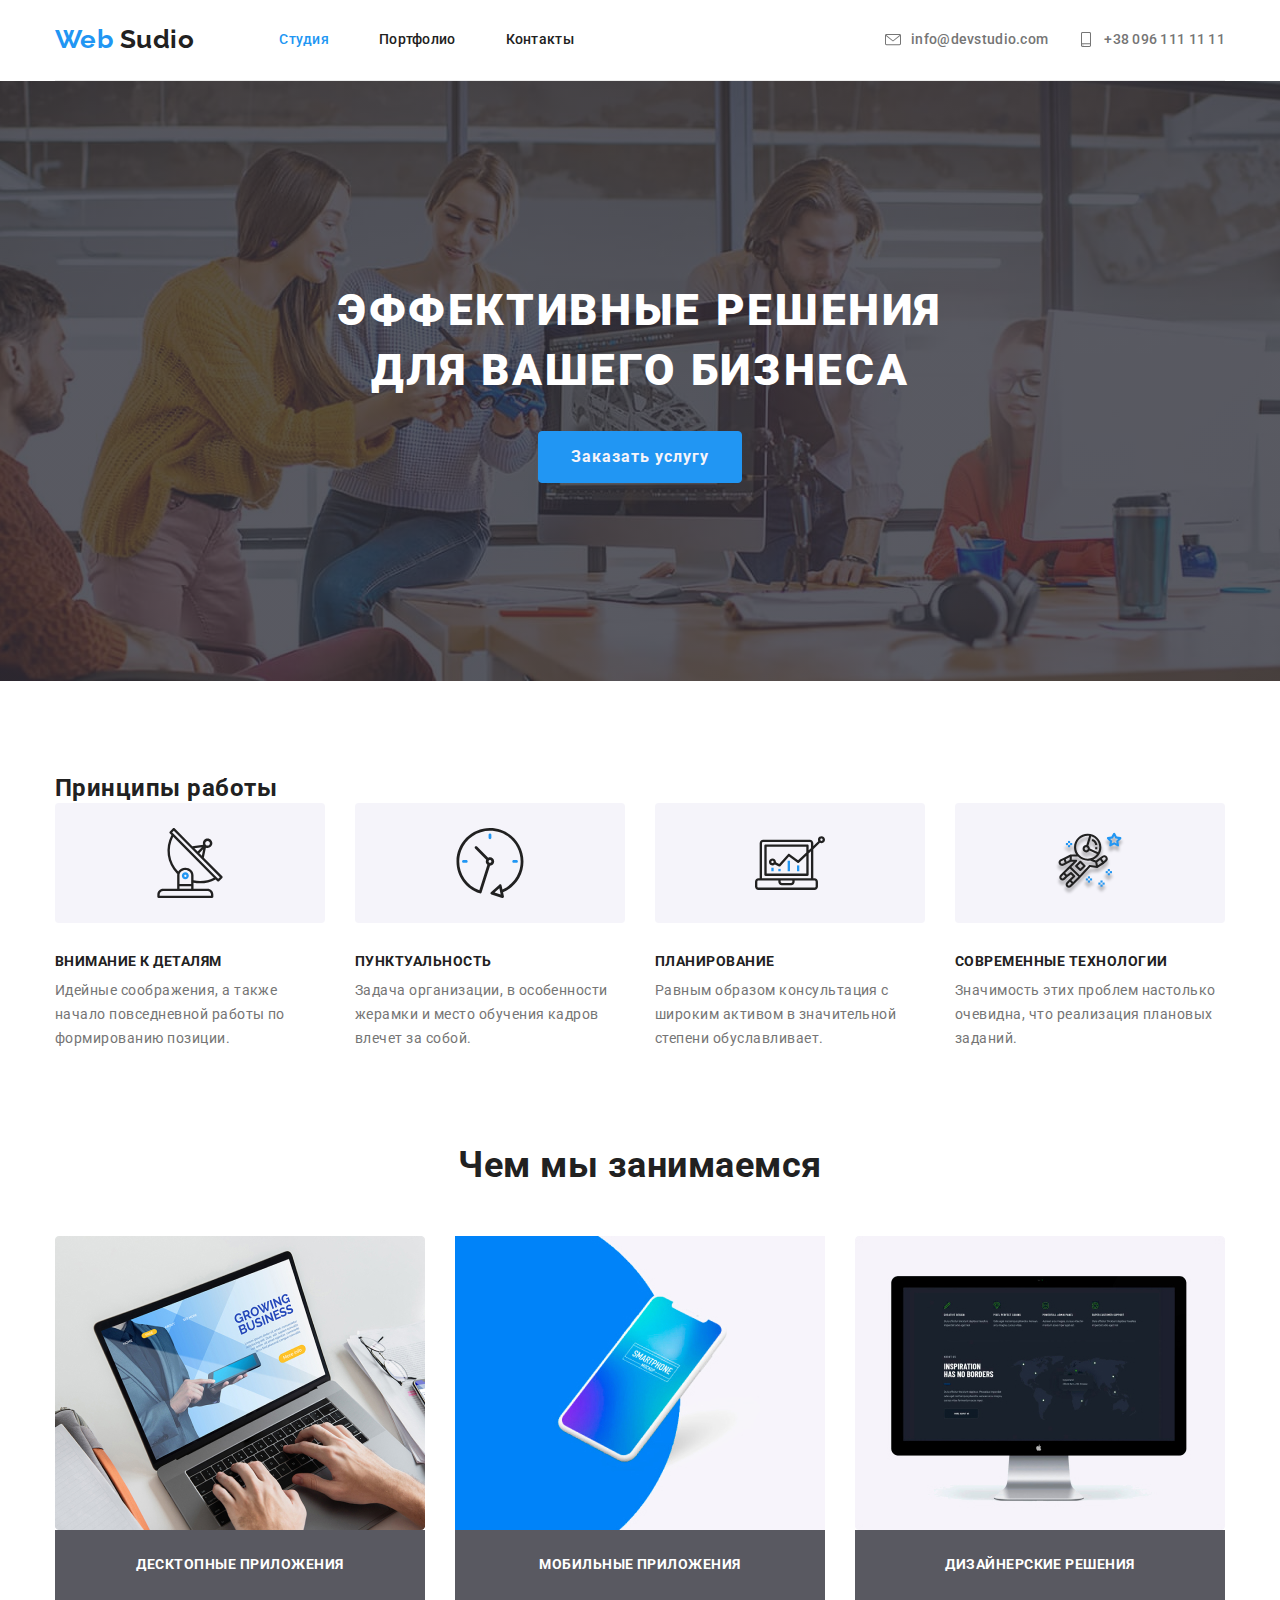
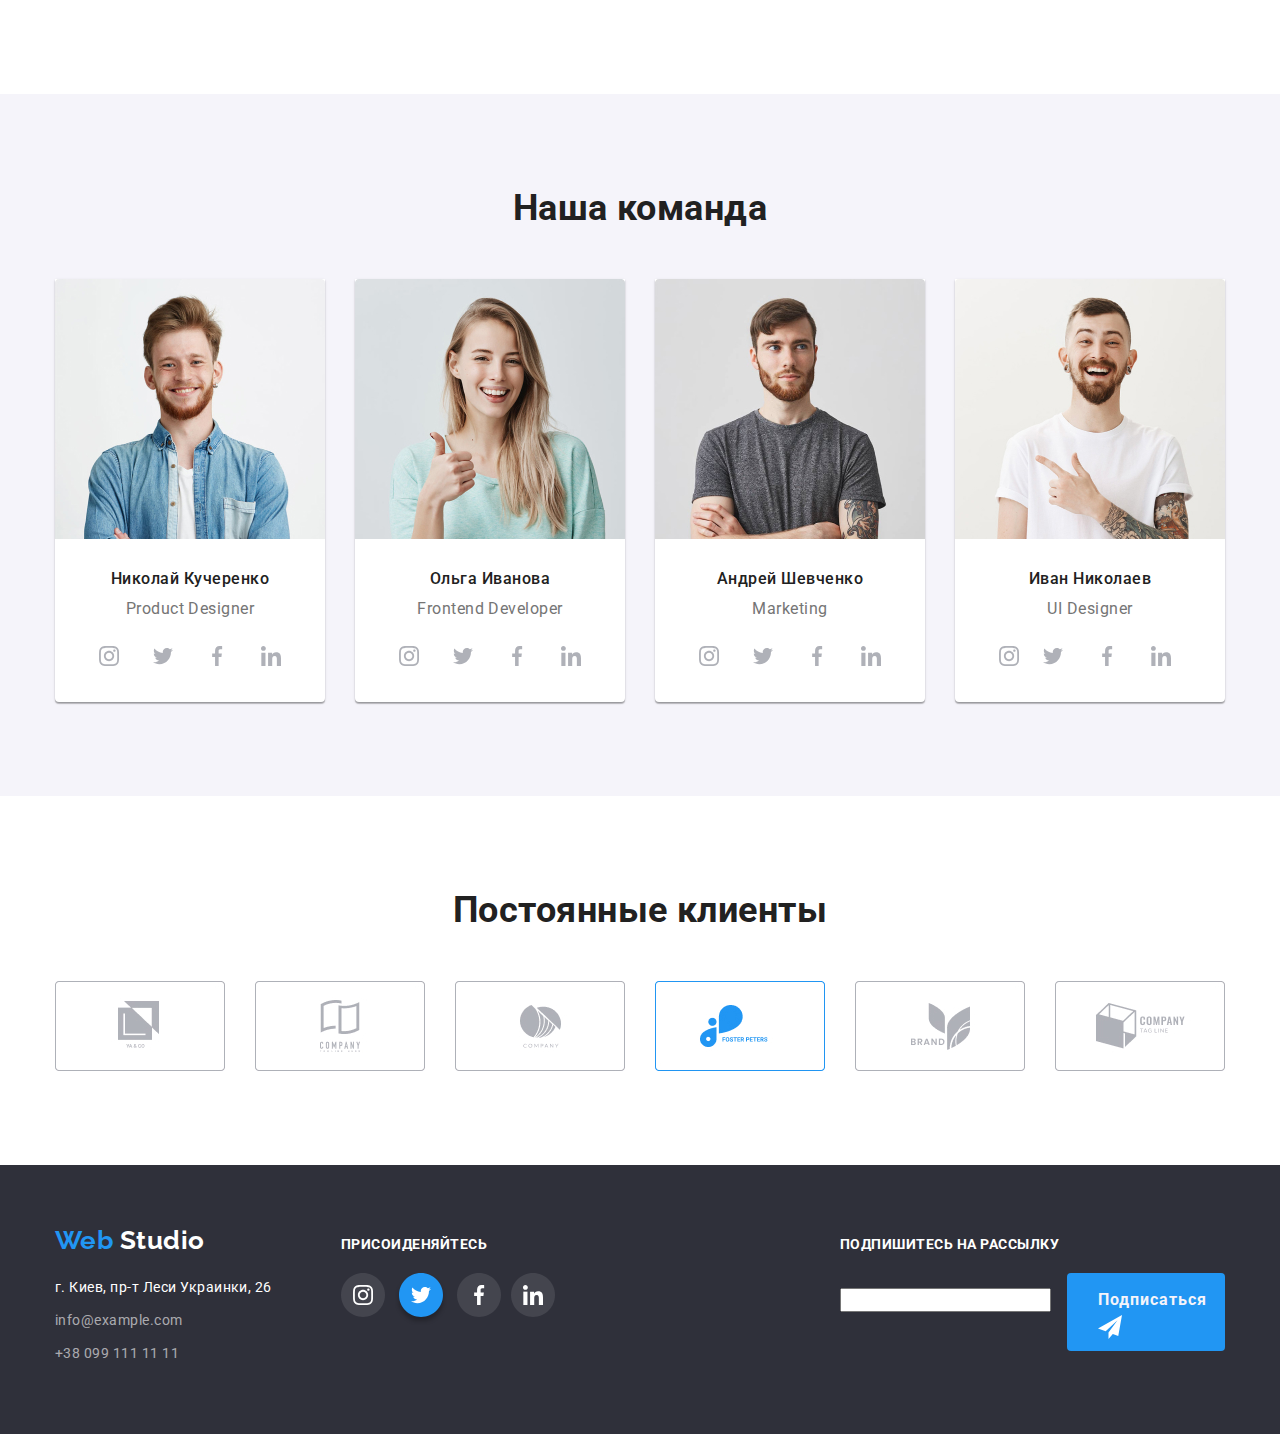
<file: index.html>
<!DOCTYPE html>
<html lang="ru">
  <head>
    <meta charset="UTF-8" />
    <title>Document</title>
    <link
      href="https://fonts.googleapis.com/css2?family=Raleway:wght@700&family=Roboto:wght@400;500;700;900&display=swap"
      rel="stylesheet"
    />
    <link
      rel="stylesheet"
      href="https://cdnjs.cloudflare.com/ajax/libs/modern-normalize/0.6.0/modern-normalize.min.css"
    />
    <link rel="stylesheet" href="./css/styles.css" />
    <meta name="viewport" content="width=device-width, initial-scale=1.0" />
  </head>

  <body>
    <!--Шапка сайта-->
    <header>
      <div class="container">
        <nav class="navi">
          <a href="/" class="logo-primary"
            ><span class="logo-web">Web</span
            ><span class="logo-studio"> Sudio</span></a
          >
          <ul class="site-nav list">
            <li class="item">
              <a href="./index.html" class="link current">Студия</a>
            </li>
            <li class="item">
              <a href="./portfolio.html" class="link">Портфолио</a>
            </li>
            <li class="item"><a href="" class="link">Контакты</a></li>
          </ul>

          <ul class="contacts list">
            <li class="item">
              <a href="mailto:info@devstudio.com" class="link icon-envelope"
                >info@devstudio.com</a>
            </li>
            <li class="item">
              <a href="call:+380961111111" class="link icon-smart"
                >+38
                096 111 11 11</a
              >
            </li>
          </ul>
        </nav>
      </div>
    </header>
    <main>
      <!--Заказать услугу-->
      <section class="section overlay">
        <div class="container hero">
          <h1 class="section-hero">
            ЭФФЕКТИВНЫЕ РЕШЕНИЯ <br />ДЛЯ ВАШЕГО БИЗНЕСА
          </h1>
          <a href="" class="button">Заказать услугу</a>
        </div>
      </section>
      <!--Принципы работы-->
      <section class="section">
        <div class="container features">
          <h2 class="section-title-hidden">Принципы работы</h2>
          <ul class="features list">
            <li class="item icon-antenna">
              <h3 class="title">ВНИМАНИЕ К ДЕТАЛЯМ</h3>
              <p class="text">
                Идейные соображения, а также начало повседневной работы по
                формированию позиции.
              </p>
            </li>
            <li class="item icon-clock">
              <h3 class="title">ПУНКТУАЛЬНОСТЬ</h3>
              <p class="text">
                Задача организации, в особенности жерамки и место обучения
                кадров влечет за собой.
              </p>
            </li>
            <li class="item icon-diagram">
              <h3 class="title">ПЛАНИРОВАНИЕ</h3>
              <p class="text">
                Равным образом консультация с широким активом в значительной
                степени обуславливает.
              </p>
            </li>
            <li class="item icon-astronaut">
              <h3 class="title">СОВРЕМЕННЫЕ ТЕХНОЛОГИИ</h3>
              <p class="text">
                Значимость этих проблем настолько очевидна, что реализация
                плановых заданий.
              </p>
            </li>
          </ul>
        </div>
      </section>
      <!--Чем занимается компания-->
      <section class="section">
        <div class="container work">
          <h2 class="section-title">Чем мы занимаемся</h2>
          <ul class="work-list list">
            <li class="item">
              <img src="./images/box1.jpg" alt="Ноутбук" width="370" />
              <h3 class="title">ДЕСКТОПНЫЕ ПРИЛОЖЕНИЯ</h3>
            </li>
            <li class="item">
              <img src="./images/box2.jpg" alt="Смартфон" width="370" />
              <h3 class="title">МОБИЛЬНЫЕ ПРИЛОЖЕНИЯ</h3>
            </li>
            <li class="item">
              <img src="./images/box3.jpg" alt="Десктоп" width="370" />
              <h3 class="title">ДИЗАЙНЕРСКИЕ РЕШЕНИЯ</h3>
            </li>
          </ul>
        </div>
      </section>
      <!--Команда компании-->
      <section class="section-crew section">
        <div class="container crew">
          <h2 class="section-title">Наша команда</h2>
          <ul class="crew list">
            <li class="box-item">
              <img
                src="./images/john.jpg"
                alt="Николай Кучеренко"
                width="270"
              />
              <h3 class="title">Николай Кучеренко</h3>
              <p class="text">Product Designer</p>
              <ul class="socials list">
                <li class="item">
                  <a href="https://instagram.com" target="_blank" class="link instagram"
                    ></a
                  >
                </li>
                <li class="item">
                  <a href="https://twitter.com" target="_blank" class="link twitter"
                    ></a
                  >
                </li>
                <li class="item">
                  <a href="https://facebook.com" target="_blank" class="link facebook"
                    ></a
                  >
                </li>
                <li class="item">
                  <a href="https://linkedin.com" target="_blank" class="link linkedin"
                    ></a
                  >
                </li>
              </ul>
            </li>
            <li class="box-item">
              <img src="./images/marta.jpg" alt="Ольга Иванова" width="270" />
              <h3 class="title">Ольга Иванова</h3>
              <p class="text">Frontend Developer</p>
              <ul class="socials list">
                <li class="item">
                  <a href="https://instagram.com" target="_blank" class="link instagram"
                    ></a
                  >
                </li>
                <li class="item">
                  <a href="https://twitter.com" target="_blank" class="link twitter"
                    ></a
                  >
                </li>
                <li class="item">
                  <a href="https://facebook.com" target="_blank" class="link facebook"
                    ></a
                  >
                </li>
                <li class="item">
                  <a href="https://linkedin.com" target="_blank" class="link linkedin"
                    ></a
                  >
                </li>
              </ul>
            </li>
            <li class="box-item">
              <img
                src="./images/robert.jpg"
                alt="Андрей Шевченко"
                width="270"
              />
              <h3 class="title">Андрей Шевченко</h3>
              <p class="text">Marketing</p>
              <ul class="socials list">
                <li class="item">
                  <a href="https://instagram.com" target="_blank" class="link instagram"
                    ></a
                  >
                </li>
                <li class="item">
                  <a href="https://twitter.com" target="_blank" class="link twitter"
                    ></a
                  >
                </li>
                <li class="item">
                  <a href="https://facebook.com" target="_blank" class="link facebook"
                    ></a
                  >
                </li>
                <li class="item">
                  <a href="https://linkedin.com" target="_blank" class="link linkedin"
                    ></a
                  >
                </li>
              </ul>
            </li>
            <li class="box-item">
              <img src="./images/martin.jpg" alt="Иван Николаев" width="270" />
              <h3 class="title">Иван Николаев</h3>
              <p class="text">UI Designer</p>
              <ul class="socials list">
                <a href="https://instagram.com" target="_blank" class="link instagram"></a>
                </li>
                <li class="item">
                  <a href="https://twitter.com" target="_blank" class="link twitter"></a>
                </li>
                <li class="item">
                  <a href="https://facebook.com" target="_blank" class="link facebook"></a>
                </li>
                <li class="item">
                  <a href="https://linkedin.com" target="_blank" class="link linkedin"></a>
                </li>
              </ul>
            </li>
          </ul>
        </div>
      </section>
      <!--Список клиентов-->
      <section class="section">
        <div class="container clients">
          <h2 class="section-title">Постоянные клиенты</h2>
          <ul class="clients list">
            <li class="item">
              <a href="">
                <img src="./images/сlient1.jpg" alt="Клиент 1" width="170" />
              </a>
            </li>
            <li class="item">
              <a href="">
                <img src="./images/сlient2.jpg" alt="Клиент 2" width="170" />
              </a>
            </li>
            <li class="item">
              <a href="">
                <img src="./images/сlient3.jpg" alt="Клиент 3" width="170" />
              </a>
            </li>
            <li class="item">
              <a href="">
                <img src="./images/сlient4.jpg" alt="Клиент 4" width="170" />
              </a>
            </li>
            <li class="item">
              <a href="">
                <img src="./images/сlient5.jpg" alt="Клиент 5" width="170" />
              </a>
            </li>
            <li class="item">
              <a href="">
                <img src="./images/сlient6.jpg" alt="Клиент 6" width="170" />
              </a>
            </li>
          </ul>
        </div>
      </section>
    </main>
    <!--Контакты-->
    <footer class="footer">
      <div class="container basement">
        <div class="communication">
          <a href="/" class="logo-secondary"
            ><span class="logo-web">Web</span
            ><span class="logo-studio"> Studio</span></a
          >
          <address class="adress">
            г. Киев, пр-т Леси Украинки, 26
          </address>
          <address>
            <ul class="adress-contacts list">
              <li class="item">
                <a href="mailto:info@example.com" class="mail"
                  >info@example.com</a
                >
              </li>
              <li class="item">
                <a href="call:+380991111111" class="phone">+38 099 111 11 11</a>
              </li>
            </ul>
          </address>
        </div>
        <!--Ссылки на соцсети-->
        <div class="join-in">
          <b class="content">ПРИСОИДЕНЯЙТЕСЬ</b>
          <ul class="social list">
            <li class="item">
              <a href="https://instagram.com" target="_blank" class="link"
                ><img src="./images/instf.svg" alt="инстаграм"
              /></a>
            </li>
            <li class="item">
              <a href="https://twitter.com" target="_blank" class="link"
                ><img src="./images/twf.svg" alt="твиттер" class="icon"
              /></a>
            </li>
            <li class="item">
              <a href="https://facebook.com" target="_blank" class="link"
                ><img src="./images/fbf.svg" alt="фейсбук"
              /></a>
            </li>
            <li class="item">
              <a href="https://linkedin.com" target="_blank" class="link"
                ><img src="./images/inf.svg" alt="линкедин"
              /></a>
            </li>
          </ul>
        </div>
        <!--Пидописаться на расслыку-->
        <div class="subscribe">
          <b class="content">ПОДПИШИТЕСЬ НА РАССЫЛКУ</b>
          <input type="text" class="mail" />
          <button type="button" class="button-footer">
            <span class="subscribe-button">Подписаться</span
            ><img src="./images/plane.svg" alt="самолетик" class="plane" />
          </button>
        </div>
      </div>
    </footer>
  </body>
</html>
</file>
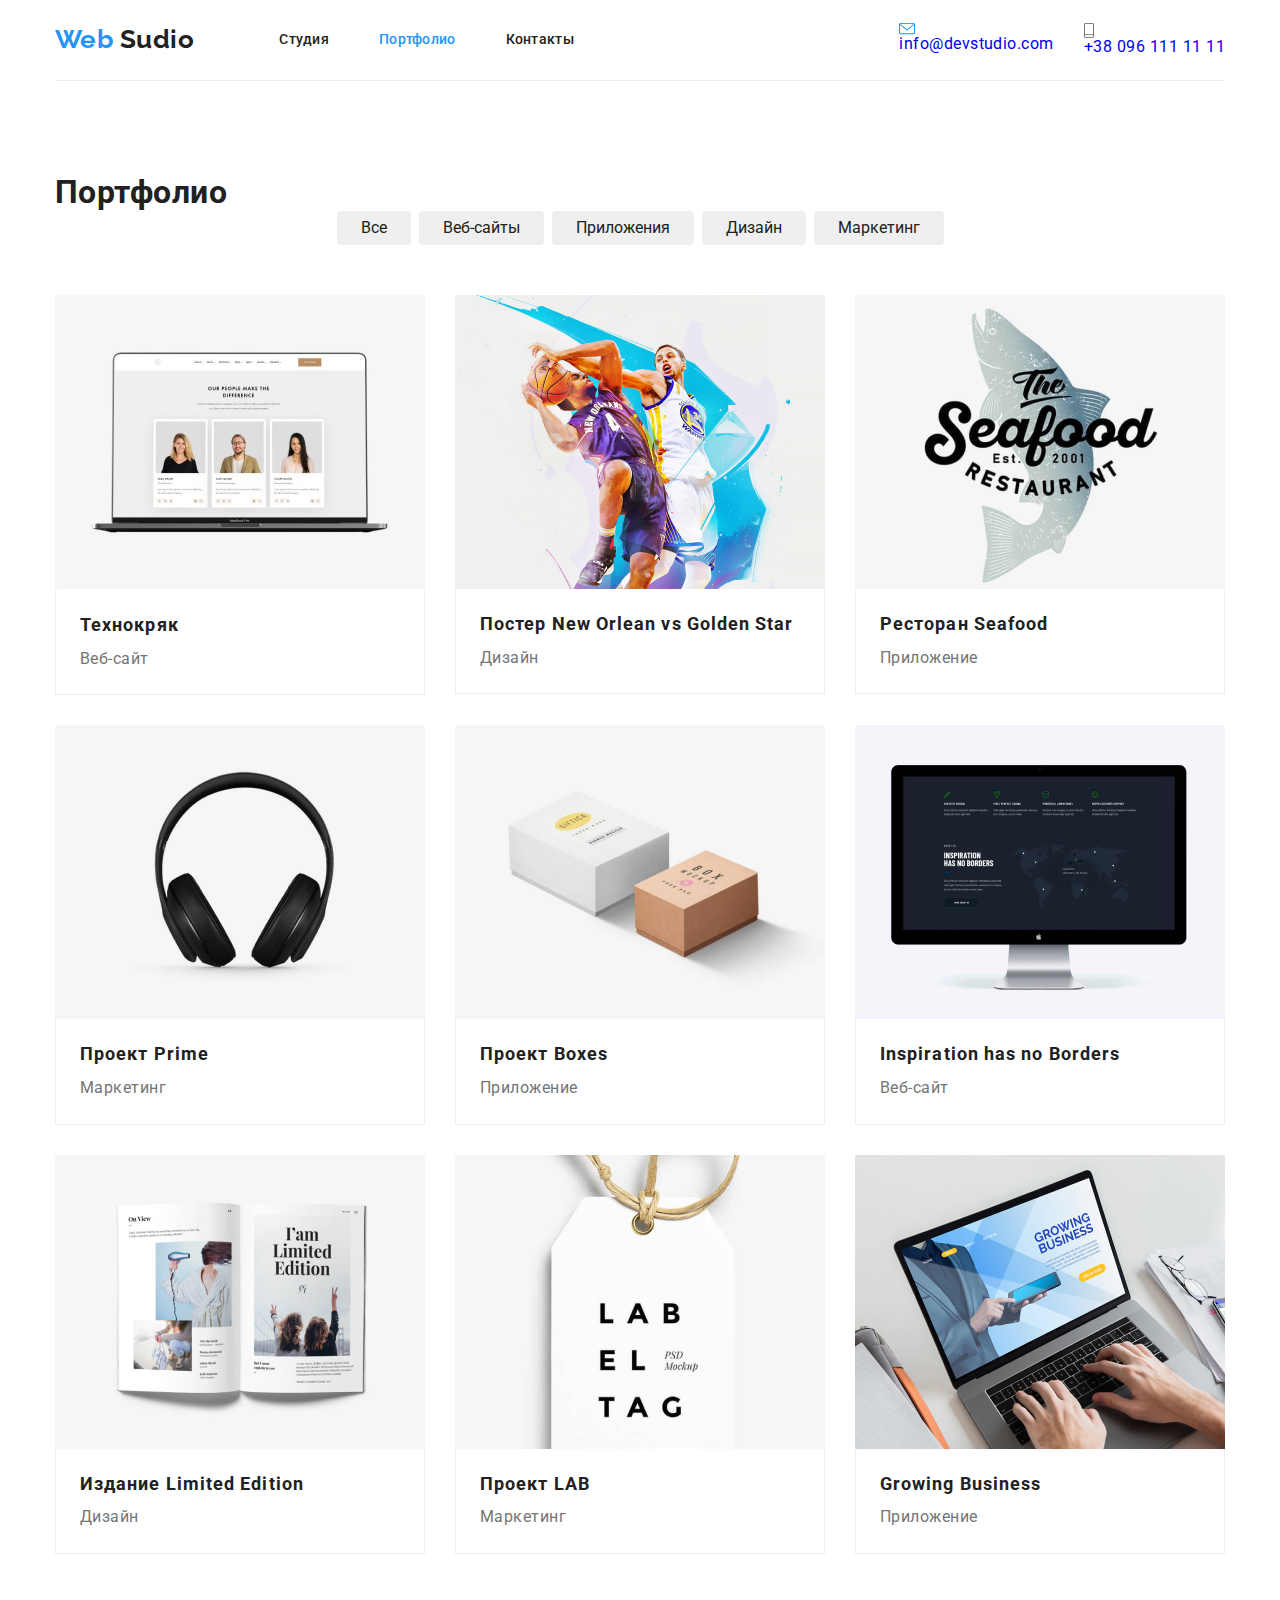
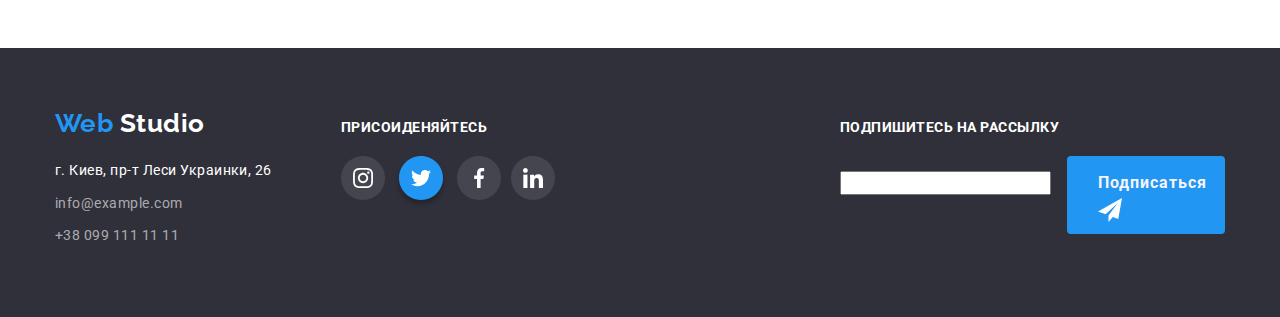
<file: portfolio.html>
<!DOCTYPE html>
<html lang="ru">
  <head>
    <meta charset="UTF-8" />
    <title>Document</title>
    <link
      href="https://fonts.googleapis.com/css2?family=Raleway:wght@700&family=Roboto:wght@400;500;700;900&display=swap"
      rel="stylesheet"
    />
    <link
      rel="stylesheet"
      href="https://cdnjs.cloudflare.com/ajax/libs/modern-normalize/0.6.0/modern-normalize.min.css"
    />
    <link rel="stylesheet" href="./css/styles.css" />
    <meta name="viewport" content="width=device-width, initial-scale=1.0" />
  </head>

  <body>
    <!--Шапка сайта-->
    <header>
      <div class="container">
        <nav class="navi">
          <a href="/" class="logo-primary"
            ><span class="logo-web">Web</span
            ><span class="logo-studio"> Sudio</span></a
          >
          <ul class="site-nav list">
            <li class="item"><a href="./index.html" class="link">Студия</a></li>
            <li class="item">
              <a href="./portfolio.html" class="link current">Портфолио</a>
            </li>
            <li class="item"><a href="" class="link">Контакты</a></li>
          </ul>

          <ul class="contacts list">
            <li class="item">
              <a href="mailto:info@devstudio.com" class="list"
                ><img src="./images/envelope.jpg" alt="Конверт" />
                info@devstudio.com</a
              >
            </li>
            <li class="item">
              <a href="call:+380961111111" class="list"
                ><img src="./images/mobile.jpg" alt="Мобильный телефон" /> +38
                096 111 11 11</a
              >
            </li>
          </ul>
        </nav>
      </div>
    </header>

    <!-- фильтр -->
    <main>
      <section class="section">
        <div class="container main">
          <h1 class="section-filter">Портфолио</h1>
          <ul class="filter list">
            <li class="item">
              <button type="button" class="button-item">Все</button>
            </li>
            <li class="item">
              <button type="button" class="button-item">Веб-сайты</button>
            </li>
            <li class="item">
              <button type="button" class="button-item">Приложения</button>
            </li>
            <li class="item">
              <button type="button" class="button-item">Дизайн</button>
            </li>
            <li class="item">
              <button type="button" class="button-item">Маркетинг</button>
            </li>
          </ul>

          <!-- портфолио -->
          <ul class="portfolio list">
            <li class="item">
              <a href="">
                <img src="./images/group1.jpg" alt="Ноутбук" width="370" />
                <div class="card-content">
                  <h2 class="subject">Технокряк</h2>
                  <p class="text">Веб-сайт</p>
                </div>
              </a>
              <!-- <p class="description">
                Технокряк это современнаяплощадка распространения короновируса.
                Компании используют эту платформу для цифрового шпионажа и атак
                на защищенные сервера конкурентов.
              </p> -->
            </li>
            <li class="item">
              <a href="">
                <img src="./images/group2.jpg" alt="Баскетболист" width="370" />
                <div class="card-content">
                  <h2 class="subject">Постер New Orlean vs Golden Star</h2>
                  <p class="text">Дизайн</p>
                </div>
              </a>
            </li>
            <li class="item">
              <a href="">
                <img src="./images/group3.jpg" alt="Рыба" width="370" />
                <div class="card-content">
                  <h2 class="subject">Ресторан Seafood</h2>
                  <p class="text">Приложение</p>
                </div>
              </a>
            </li>
            <li class="item">
              <a href="">
                <img src="./images/group4.jpg" alt="Наушники" width="370" />
                <div class="card-content">
                  <h2 class="subject">Проект Prime</h2>
                  <p class="text">Маркетинг</p>
                </div>
              </a>
            </li>
            <li class="item">
              <a href="">
                <img src="./images/group5.jpg" alt="Коробки" width="370" />
                <div class="card-content">
                  <h2 class="subject">Проект Boxes</h2>
                  <p class="text">Приложение</p>
                </div></a
              >
            </li>
            <li class="item">
              <a href="">
                <img src="./images/group6.jpg" alt="Монитор" width="370" />

                <div class="card-content">
                  <h2 class="subject">Inspiration has no Borders</h2>
                  <p class="text">Веб-сайт</p>
                </div></a
              >
            </li>
            <li class="item">
              <a href="">
                <img src="./images/group7.jpg" alt="Книга" width="370" />
                <div class="card-content">
                  <h2 class="subject">Издание Limited Edition</h2>
                  <p class="text">Дизайн</p>
                </div></a
              >
            </li>
            <li class="item">
              <a href="">
                <img src="./images/group8.jpg" alt="Лейба" width="370" />
                <div class="card-content">
                  <h2 class="subject">Проект LAB</h2>
                  <p class="text">Маркетинг</p>
                </div></a
              >
            </li>
            <li class="item">
              <a href="">
                <img src="./images/group9.jpg" alt="Ноутбук" width="370" />
                <div class="card-content">
                  <h2 class="subject">Growing Business</h2>
                  <p class="text">Приложение</p>
                </div>
              </a>
            </li>
          </ul>
        </div>
      </section>
    </main>
    <!--Контакты-->
    <footer class="footer">
      <div class="container basement">
        <div class="communication">
          <a href="/" class="logo-secondary"
            ><span class="logo-web">Web</span
            ><span class="logo-studio"> Studio</span></a
          >
          <address class="adress">
            г. Киев, пр-т Леси Украинки, 26
          </address>
          <address>
            <ul class="adress-contacts list">
              <li class="item">
                <a href="mailto:info@example.com" class="mail"
                  >info@example.com</a
                >
              </li>
              <li class="item">
                <a href="call:+380991111111" class="phone">+38 099 111 11 11</a>
              </li>
            </ul>
          </address>
        </div>
        <!--Ссылки на соцсети-->
        <div class="join-in">
          <b class="content">ПРИСОИДЕНЯЙТЕСЬ</b>
          <ul class="social list">
            <li class="item">
              <a href="https://instagram.com" target="_blank" class="link"
                ><img src="./images/instf.svg" alt="инстаграм"
              /></a>
            </li>
            <li class="item">
              <a href="https://twitter.com" target="_blank" class="link"
                ><img src="./images/twf.svg" alt="твиттер" class="icon"
              /></a>
            </li>
            <li class="item">
              <a href="https://facebook.com" target="_blank" class="link"
                ><img src="./images/fbf.svg" alt="фейсбук"
              /></a>
            </li>
            <li class="item">
              <a href="https://linkedin.com" target="_blank" class="link"
                ><img src="./images/inf.svg" alt="линкедин"
              /></a>
            </li>
          </ul>
        </div>
        <!--Пидописаться на расслыку-->
        <div class="subscribe">
          <b class="content">ПОДПИШИТЕСЬ НА РАССЫЛКУ</b>
          <input type="text" class="mail" />
          <button type="button" class="button-footer">
            <span class="subscribe-button">Подписаться</span
            ><img src="./images/plane.svg" alt="самолетик" class="plane" />
          </button>
        </div>
      </div>
    </footer>
  </body>
</html>
</file>
<file: css/styles.css>
:root {
  --primary-text-color: #212121;
  --secondary-text-color: #757575;
  --tertiary-text-color: #ffffff;
  --accent-color: #2196f3;
  --background-color: #ffffff;
  --secondary-background-color: #f5f4fa;
  --footer-background: #2f303a;
}

body {
  background-color: var(--background-color);
  color: var(--primary-text-color);
  font-family: roboto, sans-serif;
  letter-spacing: 0.03em;
}

.container {
  width: 1200px;
  padding-left: 15px;
  padding-right: 15px;
  margin-left: auto;
  margin-right: auto;
}

a {
  text-decoration: none;
}

h1,
h2,
h3,
h4,
p {
  margin-top: 0;
  margin-bottom: 0;
}

.list {
  list-style: none;
  margin: 0;
  padding: 0;
}

/* logo */

.navi {
  display: flex;
  align-items: center;
  border-bottom: 1px solid #ececec;
}

.logo-primary {
  font-family: Raleway;
  font-weight: 700;
  font-size: 26px;
  line-height: 1.2;
}

.logo-primary > .logo-web {
  color: var(--accent-color);
}

.logo-primary > .logo-studio {
  color: var(--primary-text-color);
}

/* site nav */
.site-nav {
  display: flex;
  margin-left: 85px;

  font-weight: 500;
  font-size: 14px;
  line-height: 1.14;
  letter-spacing: 0.02em;
}

.site-nav .item + .item {
  margin-left: 50px;
}
.site-nav .link {
  display: block;
  padding-top: 32px;
  padding-bottom: 32px;

  color: var(--primary-text-color);
}

.site-nav .link:hover,
.site-nav .link:focus {
  color: var(--accent-color);
}

.site-nav .link.current {
  color: var(--accent-color);
}

/* contacts */
.contacts {
  display: flex;
  margin-left: auto;
}

.contacts .item + .item {
  margin-left: 30px;
}

.contacts .link {
  display: flex;
  align-items: center;

  color: var(--secondary-text-color);
  font-weight: 500;
  font-size: 14px;
  line-height: 1.14;
  letter-spacing: 0.02em;
}

.contacts .link:hover,
.contacts .link:focus {
  color: var(--accent-color);
}

.contacts .link::before {
  content: '';
  height: 15px;
  width: 16px;
  margin-right: 10px;
  background-size: contain;
  background-position: center;
  background-repeat: no-repeat;
}

.icon-envelope::before {
  background-image: url('../images/envelope.svg');
}

.icon-envelope:hover::before {
  background-image: url('../images/envelope-hover.svg');
}

.icon-smart::before {
  background-image: url('../images/smartphone.svg');
}

.icon-smart:hover::before {
  background-image: url('../images/smartphone-hover.svg');
}

/* section */
.section-title {
  margin-bottom: 50px;
}

.section .section-title {
  color: var(--primary-text-color);
  font-weight: 700;
  font-size: 36px;
  line-height: 1.17x;
  text-align: center;
}

/* section hero */

.section.overlay {
  height: 600px;
  max-width: 1600px;
  margin-right: auto;
  margin-left: auto;
  /* rgba(47, 48, 58, 0.8) */
  background-color: rgba(47, 48, 58, 0.8);
  background-image: linear-gradient(
      rgba(47, 48, 58, 0.8),
      rgba(47, 48, 58, 0.8)
    ),
    url(../images/Hero.jpg);
  background-size: cover;
  background-repeat: no-repeat;
  background-position: center;
}

.section-hero {
  margin-bottom: 30px;

  color: #ffffff;
  font-weight: 900;
  font-size: 44px;
  line-height: 1.36;
  letter-spacing: 0.06em;
  text-transform: uppercase;
}

.button {
  color: var(--secondary-background-color);
  background-color: var(--accent-color);
  font-family: inherit;
  font-weight: 700;
  font-size: 16px;
  line-height: 1.9;
  letter-spacing: 0.06em;
  padding: 10px 32px;
  border-radius: 4px;
  border: 1px solid #2196f3;
  display: inline-block;
  min-width: 200px;
}

.container.hero {
  text-align: center;
  padding-top: 200px;
  padding-bottom: 200px;
}

.button:hover,
.button:focus {
  background-color: #188ce8;
  font-family: inherit;
}

/* features */

.features.list {
  display: flex;
}

.features .item {
  width: 270px;
}

.features .item::before {
  display: block;
  content: '';
  height: 120px;
  margin-bottom: 30px;
  border-radius: 4px;
  background-color: var(--secondary-background-color);
  background-position: center;
  background-size: 70px, contain;
  background-repeat: no-repeat;
}

.icon-antenna::before {
  background-image: url('../images/antenna.svg');
}

.icon-clock::before {
  background-image: url('../images/clock.svg');
}

.icon-diagram::before {
  background-image: url('../images/diagram.svg');
}

.icon-astronaut::before {
  background-image: url('../images/astronaut.svg');
}

.features .item + .item {
  margin-left: 30px;
}

.container.features {
  padding-top: 94px;
  padding-bottom: 94px;
}

.features .title {
  color: var(--primary-text-color);
  font-weight: 700;
  font-size: 14px;
  line-height: 1.2;
  margin-bottom: 10px;
}

.features .text {
  color: var(--secondary-text-color);
  font-size: 14px;
  line-height: 1.7;
}

/* Work list */

.work-list {
  display: flex;
}

.work-list .item {
  width: 370px;
}

.work-list .item + .item {
  margin-left: 30px;
}

.work-list .title {
  padding-top: 27px;
  padding-bottom: 27px;

  color: var(--tertiary-text-color);
  background-color: rgba(47, 48, 58, 0.8);
  font-weight: 700;
  font-size: 14px;
  line-height: 1.14;
  text-align: center;
}
.container.work {
  padding-bottom: 94px;
}

/* Crew */

.container.crew {
  padding-top: 94px;
  padding-bottom: 94px;
}

.section-crew.section {
  background-color: var(--secondary-background-color);
}

.crew .title {
  color: var(--primary-text-color);
  font-weight: 500;
  font-size: 16px;
  line-height: 1.19;
  text-align: center;

  padding-top: 30px;
  margin-bottom: 10px;
}

.crew.list {
  display: flex;
}

.crew .box-item {
  width: 270px;
  background-color: var(--background-color);
  box-shadow: 0px 2px 1px rgba(0, 0, 0, 0.2), 0px 1px 1px rgba(0, 0, 0, 0.14),
    0px 1px 3px rgba(0, 0, 0, 0.12);
  border-radius: 0px 0px 4px 4px;
}

.crew .box-item + .box-item {
  margin-left: 30px;
}

.crew .text {
  color: var(--secondary-text-color);
  font-size: 16px;
  line-height: 19px;
  text-align: center;
}

.socials .link {
  display: flex;
  height: 44px;
  width: 44px;
  background-position: center;
  background-repeat: no-repeat;
  background-position: contain;
  border-radius: 50%;
}

.socials > .item + .item {
  margin-left: 10px;
}

.link.instagram {
  background-image: url('../images/instagram.svg');
}

.link.twitter {
  background-image: url('../images/twitter.svg');
}

.link.facebook {
  background-image: url('../images/facebook.svg');
}

.link.linkedin {
  background-image: url('../images/linkedin.svg');
}

.socials .link:hover,
.socials .link:focus {
  color: var(--accent-color);
}

.socials.list {
  display: flex;
  padding: 16px 32px 24px;
}

/* clients */

.clients .list {
  display: flex;
}

.clients .item {
  width: 170px;
}

.clients .item + .item {
  margin-left: 30px;
}

.container.clients {
  margin-top: 94px;
  padding-bottom: 94px;
}

/* container portfolio */

.container.main {
  padding-bottom: 94px;
  padding-top: 93px;
}

/* filter */

.filter {
  display: flex;
  margin-bottom: 50px;
}

.filter .item + .item {
  margin-left: 8px;
}

.filter.list {
  justify-content: center;
}
.filter .button-item {
  padding: 6px 22px;
  border-radius: 4px;

  border-color: transparent;
  color: var(--primary-text-color);
  font-family: inherit;
}

.filter .button-item:hover,
.filter .button-item:focus {
  color: var(--tertiary-text-color);
  background-color: var(--accent-color);
  font-family: inherit;
}

/* portfolio */

.portfolio a,
img {
  display: block;
}

.portfolio .subject {
  margin-bottom: 4px;

  color: var(--primary-text-color);
  font-weight: bold;
  font-size: 18px;
  line-height: 1.6;
  letter-spacing: 0.06em;
}

.portfolio .text {
  color: var(--secondary-text-color);
  font-size: 16px;
  line-height: 1.9;
}

.portfolio .description {
  color: var(--primary-text-color);
  font-size: 18px;
  line-height: 1.6;
}

.portfolio {
  display: flex;
  flex-wrap: wrap;
}

.card-content {
  border: 1px solid #eeeeee;
  border-top-color: transparent;
  padding-top: 20px;
  padding-right: 24px;
  padding-bottom: 20px;
  padding-left: 24px;
}

.card-image {
  display: block;
}

.portfolio > .item {
  width: 370px;
  margin-right: 30px;
  margin-bottom: 30px;
}

.portfolio > .item:nth-child(3n) {
  margin-right: 0;
}

.portfolio > .item:nth-last-child(-n + 3) {
  margin-bottom: 0;
}

/* Footer */

.footer {
  background-color: var(--footer-background);
}

.container.basement {
  display: flex;
  align-items: baseline;
  padding-top: 60px;
  padding-bottom: 60px;
}

.communication {
  margin-right: 69px;
}

/* logo */

.logo-secondary {
  font-family: Raleway;
  font-weight: 700;
  font-size: 26px;
  line-height: 1.2;
}

.logo-secondary > .logo-web {
  color: var(--accent-color);
}

.logo-secondary > .logo-studio {
  color: var(--background-color);
}
/* adress */
.adress {
  margin-top: 20px;
  margin-bottom: 9px;

  color: var(--background-color);
  font-size: 14px;
  line-height: 1.7;
  font-style: normal;
}

.adress-contacts .mail,
.adress-contacts .phone {
  color: rgba(255, 255, 255, 0.6);
  font-size: 14px;
  line-height: 1.7;
  font-style: normal;
}

.adress-contacts .item {
  margin-bottom: 9px;
}
/* socials */

.join-in .content {
  display: inline-block;
  margin-bottom: 20px;

  color: var(--background-color);
  font-weight: 700;
  font-size: 14px;
  line-height: 1.14;
}

.social.list {
  display: flex;
}

.social .link {
  color: var(--background-color);
}

.social .link:hover,
.social .link:focus {
  color: var(--accent-color);
}

.social .item + .item {
  margin-left: 10px;
}

/* button  */

.subscribe {
  margin-left: auto;
}

.subscribe .content {
  display: block;
  margin-bottom: 20px;

  color: var(--background-color);
  font-weight: 700;
  font-size: 14px;
  line-height: 1.14;
}

.button-footer {
  display: inline-block;
  border-radius: 4px;
  padding-top: 10px;
  padding-bottom: 10px;
  padding-left: 29px;
  margin-left: 12px;

  border-color: transparent;
  color: var(--secondary-background-color);
  background-color: var(--accent-color);
  font-family: inherit;
  font-weight: 700;
  font-size: 16px;
  line-height: 1.9;
  letter-spacing: 0.06em;
}

.subscribe-button {
  margin-right: 10px;
}

.button-footer:hover,
.button-footer:focus {
  background-color: #188ce8;
  font-family: inherit;
}

.plane {
  padding-right: 28px;
}
</file>
